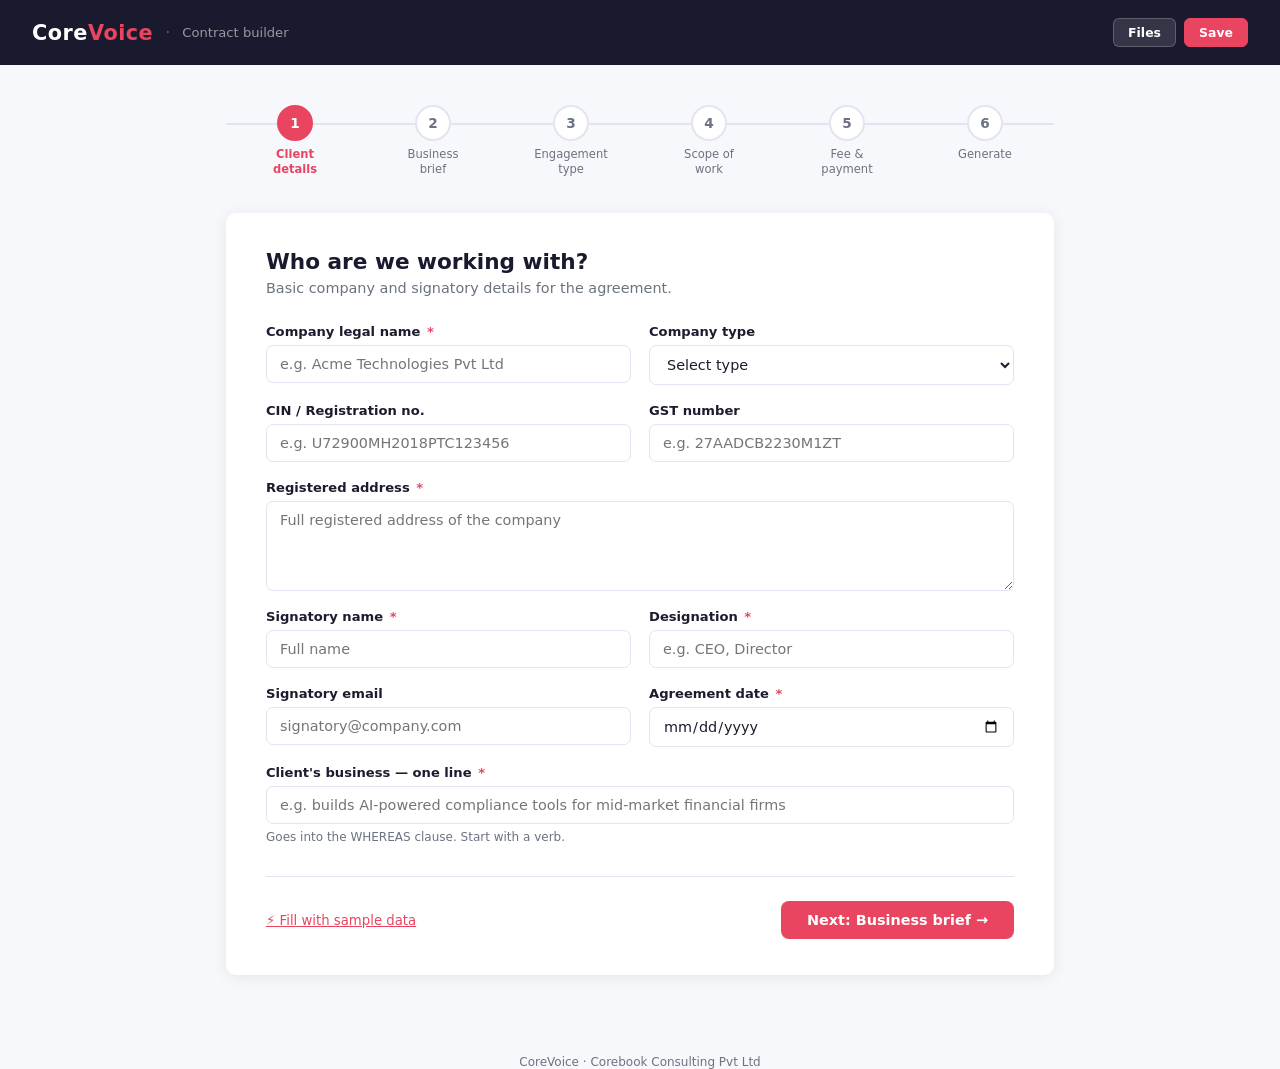
<file: index.html>
<!DOCTYPE html>
<html lang="en">
<head>
  <meta charset="UTF-8" />
  <meta name="viewport" content="width=device-width, initial-scale=1.0" />
  <title>CoreVoice — Contract Builder</title>
  <style>
    *, *::before, *::after { box-sizing: border-box; margin: 0; padding: 0; }

    :root {
      --brand:       #1a1a2e;
      --accent:      #e94560;
      --accent-light:#fde8ec;
      --bg:          #f7f8fc;
      --white:       #ffffff;
      --border:      #e2e5ef;
      --text:        #1c1c2e;
      --muted:       #6b7280;
      --step-done:   #10b981;
      --radius:      10px;
      --shadow:      0 2px 16px rgba(0,0,0,.08);
    }

    body {
      font-family: 'Segoe UI', system-ui, -apple-system, sans-serif;
      background: var(--bg);
      color: var(--text);
      min-height: 100vh;
    }

    /* ── Header ── */
    header {
      background: var(--brand);
      color: white;
      padding: 18px 32px;
      display: flex;
      align-items: center;
      gap: 12px;
    }
    header .logo       { font-size: 1.3rem; font-weight: 700; letter-spacing: .5px; }
    header .logo span  { color: var(--accent); }
    header .sep        { opacity: .3; }
    header .sub        { font-size: .82rem; opacity: .55; }
    header .header-actions { margin-left: auto; display: flex; gap: 8px; }
    .btn-header {
      background: rgba(255,255,255,.12); color: #fff; border: 1px solid rgba(255,255,255,.2);
      border-radius: 6px; padding: 6px 14px; font-size: .78rem; font-weight: 600;
      cursor: pointer; font-family: inherit; transition: background .15s;
    }
    .btn-header:hover { background: rgba(255,255,255,.22); }
    .btn-header.accent { background: var(--accent); border-color: var(--accent); }
    .btn-header.accent:hover { opacity: .88; }

    /* Drafts panel */
    .drafts-overlay {
      position: fixed; inset: 0; background: rgba(0,0,0,.35);
      z-index: 1000; display: flex; justify-content: flex-end;
    }
    .drafts-overlay.hidden { display: none; }
    .drafts-drawer {
      width: 380px; max-width: 100%; background: #fff;
      height: 100%; display: flex; flex-direction: column;
      box-shadow: -4px 0 24px rgba(0,0,0,.12);
    }
    .drafts-drawer-head {
      padding: 20px 24px; border-bottom: 1px solid var(--border);
      display: flex; align-items: center; justify-content: space-between;
      background: var(--brand); color: #fff;
    }
    .drafts-drawer-head span { font-weight: 700; font-size: .95rem; }
    .drafts-close { background: none; border: none; color: #fff; font-size: 1.2rem; cursor: pointer; opacity: .7; }
    .drafts-close:hover { opacity: 1; }
    .drafts-body { flex: 1; overflow-y: auto; padding: 16px; }
    .draft-item {
      border: 1px solid var(--border); border-radius: 8px; padding: 14px 16px;
      margin-bottom: 10px; cursor: pointer; transition: border-color .15s, box-shadow .15s;
      display: flex; align-items: center; gap: 12px;
    }
    .draft-item:hover { border-color: var(--accent); box-shadow: 0 2px 8px rgba(0,0,0,.06); }
    .draft-item-info { flex: 1; min-width: 0; }
    .draft-item-name { font-weight: 600; font-size: .88rem; color: var(--text); margin-bottom: 3px; white-space: nowrap; overflow: hidden; text-overflow: ellipsis; }
    .draft-item-date { font-size: .75rem; color: var(--muted); }
    .draft-delete {
      background: none; border: none; color: #d1d5db; font-size: 1rem;
      cursor: pointer; padding: 4px; border-radius: 4px; flex-shrink: 0;
    }
    .draft-delete:hover { color: #ef4444; background: #fef2f2; }
    .drafts-empty { text-align: center; padding: 48px 24px; color: var(--muted); font-size: .88rem; }

    /* Toast */
    .toast {
      position: fixed; bottom: 28px; left: 50%; transform: translateX(-50%);
      background: #1a1a2e; color: #fff; padding: 10px 20px;
      border-radius: 8px; font-size: .83rem; font-weight: 600;
      z-index: 2000; opacity: 0; transition: opacity .2s;
      pointer-events: none;
    }
    .toast.show { opacity: 1; }

    /* ── Layout ── */
    .wrapper { max-width: 860px; margin: 40px auto 80px; padding: 0 16px; }

    /* ── Stepper ── */
    .stepper {
      display: flex;
      align-items: flex-start;
      justify-content: space-between;
      margin-bottom: 36px;
      position: relative;
    }
    .stepper::before {
      content: '';
      position: absolute;
      top: 18px; left: 0; right: 0;
      height: 2px;
      background: var(--border);
      z-index: 0;
    }
    .step-item {
      display: flex; flex-direction: column; align-items: center;
      gap: 6px; flex: 1; position: relative; z-index: 1;
      cursor: pointer;
    }
    .step-item:hover .step-circle { border-color: var(--accent); color: var(--accent); }
    .step-item.active:hover .step-circle,
    .step-item.done:hover   .step-circle { opacity: .85; }
    .step-circle {
      width: 36px; height: 36px; border-radius: 50%;
      background: var(--white); border: 2px solid var(--border);
      display: flex; align-items: center; justify-content: center;
      font-size: .85rem; font-weight: 600; color: var(--muted);
      transition: all .25s;
    }
    .step-item.active .step-circle { background: var(--accent); border-color: var(--accent); color: white; }
    .step-item.done   .step-circle { background: var(--step-done); border-color: var(--step-done); color: white; }
    .step-label { font-size: .72rem; color: var(--muted); text-align: center; max-width: 80px; line-height: 1.3; }
    .step-item.active .step-label { color: var(--accent); font-weight: 600; }
    .step-item.done   .step-label { color: var(--step-done); }

    /* ── Card ── */
    .card { background: var(--white); border-radius: var(--radius); box-shadow: var(--shadow); padding: 36px 40px; }
    .card-title    { font-size: 1.35rem; font-weight: 700; color: var(--brand); margin-bottom: 6px; }
    .card-subtitle { font-size: .9rem; color: var(--muted); margin-bottom: 28px; }

    /* ── Form elements ── */
    .field-group        { display: grid; grid-template-columns: 1fr 1fr; gap: 18px; }
    .field-group.single { grid-template-columns: 1fr; }

    .field            { display: flex; flex-direction: column; gap: 6px; margin-bottom: 18px; }
    .field label      { font-size: .82rem; font-weight: 600; color: var(--text); }
    .field label .req { color: var(--accent); margin-left: 2px; }
    .field input, .field select, .field textarea {
      border: 1.5px solid var(--border); border-radius: 7px;
      padding: 10px 13px; font-size: .9rem; color: var(--text);
      outline: none; transition: border .2s; background: white; font-family: inherit;
    }
    .field input:focus, .field select:focus, .field textarea:focus { border-color: var(--accent); }
    .field textarea { resize: vertical; min-height: 90px; }
    .field .hint    { font-size: .75rem; color: var(--muted); }

    /* ── Section head ── */
    .section-head {
      font-size: .78rem; font-weight: 700; text-transform: uppercase;
      letter-spacing: .08em; color: var(--muted);
      margin: 24px 0 12px; padding-bottom: 6px; border-bottom: 1px solid var(--border);
    }

    /* ── Checkbox grid ── */
    .check-grid { display: grid; grid-template-columns: repeat(auto-fill, minmax(220px, 1fr)); gap: 10px; margin-bottom: 4px; }
    .check-item {
      display: flex; align-items: flex-start; gap: 9px;
      padding: 10px 12px; border: 1.5px solid var(--border);
      border-radius: 8px; cursor: pointer;
      transition: border .2s, background .2s;
      font-size: .85rem; line-height: 1.35;
    }
    .check-item:hover { border-color: var(--accent); background: var(--accent-light); }
    .check-item input[type="checkbox"] { margin-top: 2px; accent-color: var(--accent); flex-shrink: 0; }

    /* ── Engagement cards ── */
    .eng-grid { display: grid; grid-template-columns: repeat(auto-fill, minmax(230px, 1fr)); gap: 14px; margin-bottom: 8px; }
    .eng-card {
      border: 2px solid var(--border); border-radius: var(--radius);
      padding: 16px; cursor: pointer; transition: all .2s; position: relative;
    }
    .eng-card:hover    { border-color: var(--accent); box-shadow: 0 0 0 3px var(--accent-light); }
    .eng-card.selected { border-color: var(--accent); background: var(--accent-light); }
    .eng-card.suggested { border-color: #7c3aed; background: #f5f3ff; }
    .eng-card .eng-badges { display: flex; gap: 6px; flex-wrap: wrap; margin-bottom: 8px; }
    .eng-card .badge {
      display: inline-block; font-size: .67rem; font-weight: 600;
      padding: 2px 7px; border-radius: 20px;
      background: #e0e7ff; color: #3730a3;
    }
    .eng-card .badge.suggested-badge { background: #ede9fe; color: #7c3aed; }
    .eng-card .eng-title { font-weight: 700; font-size: .9rem; margin-bottom: 6px; }
    .eng-card .eng-desc  { font-size: .78rem; color: var(--muted); line-height: 1.4; }
    .eng-card .eng-triggers { font-size: .72rem; color: var(--muted); margin-top: 8px; font-style: italic; }
    .eng-card.selected::after {
      content: '✓'; position: absolute; top: 10px; right: 12px;
      color: var(--accent); font-weight: 700;
    }

    /* ── Output cards ── */
    .output-grid { display: grid; grid-template-columns: 1fr 1fr; gap: 18px; margin-bottom: 24px; }
    .output-card {
      border: 2px solid var(--border); border-radius: var(--radius);
      padding: 22px; cursor: pointer; transition: all .2s;
    }
    .output-card:hover    { border-color: var(--accent); }
    .output-card.selected { border-color: var(--accent); background: var(--accent-light); }
    .output-card .out-tag  { font-size: .7rem; font-weight: 700; text-transform: uppercase; letter-spacing: .08em; color: var(--muted); margin-bottom: 8px; }
    .output-card .out-title{ font-weight: 700; font-size: 1rem; margin-bottom: 6px; }
    .output-card .out-desc { font-size: .8rem; color: var(--muted); line-height: 1.45; margin-bottom: 14px; }
    .output-card .out-btn  {
      display: inline-block; padding: 9px 18px;
      background: var(--accent); color: white;
      border-radius: 7px; font-size: .82rem; font-weight: 600;
      border: none; cursor: pointer; font-family: inherit;
    }
    .output-card.selected .out-btn { background: var(--brand); }

    /* ── Radio pills ── */
    .radio-group { display: flex; gap: 12px; flex-wrap: wrap; margin-bottom: 18px; }
    .radio-pill {
      display: flex; align-items: center; gap: 7px;
      padding: 9px 16px; border: 1.5px solid var(--border);
      border-radius: 30px; cursor: pointer;
      font-size: .85rem; font-weight: 500; transition: all .2s;
    }
    .radio-pill:hover  { border-color: var(--accent); }
    .radio-pill input  { accent-color: var(--accent); }
    .radio-pill.active { border-color: var(--accent); background: var(--accent-light); color: var(--accent); }

    /* ── Message box ── */
    .msg-box { border: 1.5px solid var(--border); border-radius: var(--radius); padding: 20px; background: #fafafa; margin-bottom: 20px; }
    .msg-box textarea { width: 100%; border: none; background: transparent; font-size: .9rem; color: var(--text); resize: vertical; min-height: 140px; outline: none; font-family: inherit; line-height: 1.65; }
    .msg-meta { display: flex; gap: 14px; flex-wrap: wrap; margin-top: 10px; padding-top: 10px; border-top: 1px solid var(--border); }
    .msg-meta input { border: 1px solid var(--border); border-radius: 6px; padding: 6px 10px; font-size: .82rem; flex: 1; min-width: 140px; outline: none; }
    .msg-meta input:focus { border-color: var(--accent); }

    /* ── Nav row ── */
    .nav-row { display: flex; justify-content: space-between; align-items: center; margin-top: 32px; padding-top: 24px; border-top: 1px solid var(--border); }
    .btn         { padding: 11px 26px; border-radius: 8px; font-size: .9rem; font-weight: 600; cursor: pointer; border: none; transition: all .2s; font-family: inherit; }
    .btn-primary { background: var(--accent); color: white; }
    .btn-primary:hover { background: #c73652; }
    .btn-secondary { background: var(--white); color: var(--text); border: 1.5px solid var(--border); }
    .btn-secondary:hover { border-color: var(--accent); color: var(--accent); }
    .btn-ghost { background: none; border: none; color: var(--accent); font-size: .83rem; cursor: pointer; padding: 6px 0; text-decoration: underline; font-family: inherit; }

    /* ── Utility ── */
    .hidden { display: none !important; }
    .mt-4   { margin-top: 16px; }
    .text-muted { color: var(--muted); font-size: .83rem; }

    /* ── Footer ── */
    .page-footer { text-align: center; margin-top: 48px; font-size: .75rem; color: var(--muted); }

    /* ── Responsive ── */
    @media (max-width: 640px) {
      .card { padding: 24px 18px; }
      .field-group { grid-template-columns: 1fr; }
      .output-grid { grid-template-columns: 1fr; }
      .stepper { gap: 4px; }
      .step-label { font-size: .65rem; max-width: 60px; }
    }
  </style>
</head>
<body>

<header>
  <div class="logo">Core<span>Voice</span></div>
  <span class="sep">·</span>
  <span class="sub">Contract builder</span>
  <div class="header-actions">
    <button class="btn-header" onclick="openDraftsPanel()">Files</button>
    <button class="btn-header accent" onclick="saveDraft()">Save</button>
  </div>
</header>

<!-- Drafts panel -->
<div class="drafts-overlay hidden" id="draftsOverlay" onclick="if(event.target===this)closeDraftsPanel()">
  <div class="drafts-drawer">
    <div class="drafts-drawer-head">
      <span>Files</span>
      <button class="drafts-close" onclick="closeDraftsPanel()">✕</button>
    </div>
    <div class="drafts-body" id="draftsList"></div>
  </div>
</div>

<!-- Toast -->
<div class="toast" id="toast"></div>

<div class="wrapper">

  <!-- Stepper -->
  <div class="stepper" id="stepper">
    <div class="step-item active" data-step="1" onclick="goTo(1)"><div class="step-circle">1</div><div class="step-label">Client details</div></div>
    <div class="step-item"        data-step="2" onclick="goTo(2)"><div class="step-circle">2</div><div class="step-label">Business brief</div></div>
    <div class="step-item"        data-step="3" onclick="goTo(3)"><div class="step-circle">3</div><div class="step-label">Engagement type</div></div>
    <div class="step-item"        data-step="4" onclick="goTo(4)"><div class="step-circle">4</div><div class="step-label">Scope of work</div></div>
    <div class="step-item"        data-step="5" onclick="goTo(5)"><div class="step-circle">5</div><div class="step-label">Fee &amp; payment</div></div>
    <div class="step-item"        data-step="6" onclick="goTo(6)"><div class="step-circle">6</div><div class="step-label">Generate</div></div>
  </div>

  <!-- ═══════════ STEP 1 — Client Details ═══════════ -->
  <div class="card" id="step1">
    <div class="card-title">Who are we working with?</div>
    <div class="card-subtitle">Basic company and signatory details for the agreement.</div>

    <div class="field-group">
      <div class="field">
        <label>Company legal name <span class="req">*</span></label>
        <input type="text" id="companyName" placeholder="e.g. Acme Technologies Pvt Ltd" />
      </div>
      <div class="field">
        <label>Company type</label>
        <select id="companyType">
          <option value="">Select type</option>
          <option>Private Limited</option>
          <option>LLP</option>
          <option>Inc (Delaware)</option>
          <option>Ltd (UK)</option>
          <option>Other</option>
        </select>
      </div>
    </div>

    <div class="field-group">
      <div class="field">
        <label>CIN / Registration no.</label>
        <input type="text" id="cin" placeholder="e.g. U72900MH2018PTC123456" />
      </div>
      <div class="field">
        <label>GST number</label>
        <input type="text" id="gst" placeholder="e.g. 27AADCB2230M1ZT" />
      </div>
    </div>

    <div class="field">
      <label>Registered address <span class="req">*</span></label>
      <textarea id="address" placeholder="Full registered address of the company"></textarea>
    </div>

    <div class="field-group">
      <div class="field">
        <label>Signatory name <span class="req">*</span></label>
        <input type="text" id="signatoryName" placeholder="Full name" />
      </div>
      <div class="field">
        <label>Designation <span class="req">*</span></label>
        <input type="text" id="designation" placeholder="e.g. CEO, Director" />
      </div>
    </div>

    <div class="field-group">
      <div class="field">
        <label>Signatory email</label>
        <input type="email" id="signatoryEmail" placeholder="signatory@company.com" />
      </div>
      <div class="field">
        <label>Agreement date <span class="req">*</span></label>
        <input type="date" id="agreementDate" />
      </div>
    </div>

    <div class="field">
      <label>Client's business — one line <span class="req">*</span></label>
      <input type="text" id="bizDescription" placeholder="e.g. builds AI-powered compliance tools for mid-market financial firms" />
      <span class="hint">Goes into the WHEREAS clause. Start with a verb.</span>
    </div>

    <div class="nav-row">
      <button class="btn-ghost" onclick="fillSampleData()">⚡ Fill with sample data</button>
      <button class="btn btn-primary" onclick="goTo(2)">Next: Business brief →</button>
    </div>
  </div>

  <!-- ═══════════ STEP 2 — Business Brief ═══════════ -->
  <div class="card hidden" id="step2">
    <div class="card-title">What did the client say?</div>
    <div class="card-subtitle">Capture the conversation. This shapes the engagement recommendation and appears in the proposal.</div>

    <div class="field">
      <label>What did the client say? <span class="req">*</span></label>
      <textarea id="clientSaid" placeholder="A few lines is fine. This will appear in the proposal under 'What we heard from you.'" style="min-height:120px;"></textarea>
    </div>

    <div class="section-head">Team &amp; capacity</div>
    <div class="check-grid">
      <label class="check-item"><input type="checkbox" class="trigger" value="No marketing function in place" /> No marketing function in place</label>
      <label class="check-item"><input type="checkbox" class="trigger" value="Founding team doing marketing themselves" /> Founding team doing marketing themselves</label>
      <label class="check-item"><input type="checkbox" class="trigger" value="Post-fundraise, ready to scale output" /> Post-fundraise, ready to scale output</label>
      <label class="check-item"><input type="checkbox" class="trigger" value="One goal, not ongoing work" /> One goal, not ongoing work</label>
      <label class="check-item"><input type="checkbox" class="trigger" value="Budget and deadline already defined" /> Budget and deadline already defined</label>
      <label class="check-item"><input type="checkbox" class="trigger" value="Specific metric needs to move" /> Specific metric needs to move</label>
    </div>

    <div class="section-head">Content &amp; visibility</div>
    <div class="check-grid">
      <label class="check-item"><input type="checkbox" class="trigger" value="Need to reduce friction in sales" /> Need to reduce friction in sales</label>
      <label class="check-item"><input type="checkbox" class="trigger" value="Long product cycle, need visibility" /> Long product cycle, need visibility</label>
      <label class="check-item"><input type="checkbox" class="trigger" value="Want to own category narrative" /> Want to own category narrative</label>
      <label class="check-item"><input type="checkbox" class="trigger" value="Product is hard to explain" /> Product is hard to explain</label>
      <label class="check-item"><input type="checkbox" class="trigger" value="No video assets currently exist" /> No video assets currently exist</label>
      <label class="check-item"><input type="checkbox" class="trigger" value="Sales team lacks supporting material" /> Sales team lacks supporting material</label>
    </div>

    <div class="section-head">Brand &amp; GTM</div>
    <div class="check-grid">
      <label class="check-item"><input type="checkbox" class="trigger" value="First time going to market" /> First time going to market</label>
      <label class="check-item"><input type="checkbox" class="trigger" value="New product line launching soon" /> New product line launching soon</label>
      <label class="check-item"><input type="checkbox" class="trigger" value="Post-pivot, need fresh positioning" /> Post-pivot, need fresh positioning</label>
      <label class="check-item"><input type="checkbox" class="trigger" value="Sales needs a renewed vibe" /> Sales needs a renewed vibe</label>
      <label class="check-item"><input type="checkbox" class="trigger" value="Entering new market or segment" /> Entering new market or segment</label>
      <label class="check-item"><input type="checkbox" class="trigger" value="Preparing for fundraise or event" /> Preparing for fundraise or event</label>
    </div>

    <div class="section-head">Fundraising</div>
    <div class="check-grid">
      <label class="check-item"><input type="checkbox" class="trigger" value="Round opening in 1–3 months" /> Round opening in 1–3 months</label>
      <label class="check-item"><input type="checkbox" class="trigger" value="Pitch materials outdated or inconsistent" /> Pitch materials outdated or inconsistent</label>
      <label class="check-item"><input type="checkbox" class="trigger" value="New investors seeing you first time" /> New investors seeing you first time</label>
    </div>

    <div class="nav-row">
      <button class="btn btn-secondary" onclick="goTo(1)">← Back</button>
      <button class="btn btn-primary" onclick="goTo(3)">Next: Engagement type →</button>
    </div>
  </div>

  <!-- ═══════════ STEP 3 — Engagement Type ═══════════ -->
  <div class="card hidden" id="step3">
    <div class="card-title">Select the type of engagement.</div>
    <div class="card-subtitle">Services will be pre-selected based on your choice.</div>

    <div class="eng-grid">

      <div class="eng-card" data-eng="full-retainer" onclick="selectEng(this)">
        <div class="eng-badges"><span class="badge">Retainership</span><span class="badge">Ongoing</span></div>
        <div class="eng-title">Full-stack retainer</div>
        <div class="eng-desc">Strategy, content, and marketing ops — all three running together on an ongoing basis. We operate as an external marketing team, shared across functions.</div>
        <div class="eng-triggers">No marketing function in place · Founding team doing marketing themselves · Post-fundraise, ready to scale output</div>
      </div>

      <div class="eng-card" data-eng="outcome-retainer" onclick="selectEng(this)">
        <div class="eng-badges"><span class="badge">Retainership</span><span class="badge">Time-boxed</span></div>
        <div class="eng-title">Outcome-focused retainer</div>
        <div class="eng-desc">A time-boxed engagement built around a specific goal. We define the target and the window together, then design and run whatever's needed to get there.</div>
        <div class="eng-triggers">Specific metric needs to move · Budget and deadline already defined · One goal, not ongoing work</div>
      </div>

      <div class="eng-card" data-eng="content-retainer" onclick="selectEng(this)">
        <div class="eng-badges"><span class="badge">Retainership</span><span class="badge">Ongoing</span><span class="badge">Project · 1 quarter</span></div>
        <div class="eng-title">Content retainer</div>
        <div class="eng-desc">Ongoing production of content assets — video, written, founder-led, or AI-optimised. Built to accumulate and compound over time.</div>
        <div class="eng-triggers">Need to reduce friction in sales · Long product cycle, need visibility · Want to own category narrative</div>
      </div>

      <div class="eng-card" data-eng="new-gtm" onclick="selectEng(this)">
        <div class="eng-badges"><span class="badge">Project</span><span class="badge">1 quarter</span></div>
        <div class="eng-title">New product GTM</div>
        <div class="eng-desc">Positioning, identity, website, and a full sales kit — deck, video, technical brochure. Optional press outreach. For companies launching for the first time or after a pivot.</div>
        <div class="eng-triggers">First time going to market · New product line launching soon · Post-pivot, need fresh positioning</div>
      </div>

      <div class="eng-card" data-eng="gtm-relaunch" onclick="selectEng(this)">
        <div class="eng-badges"><span class="badge">Project</span><span class="badge">1 quarter</span></div>
        <div class="eng-title">GTM relaunch</div>
        <div class="eng-desc">Visual refresh of existing brand artefacts, updated website, updated sales kit — deck, video, technical brochure. Optional booth redesign and press outreach.</div>
        <div class="eng-triggers">Sales needs a renewed vibe · Entering new market or segment · Preparing for fundraise or event</div>
      </div>

      <div class="eng-card" data-eng="fundraising" onclick="selectEng(this)">
        <div class="eng-badges"><span class="badge">Project</span><span class="badge">1 quarter</span></div>
        <div class="eng-title">Fundraising comms</div>
        <div class="eng-desc">Narrative clean-up, pitch deck, and website tightening for startups heading into a funding round.</div>
        <div class="eng-triggers">Round opening in 1–3 months · Pitch materials outdated or inconsistent · New investors seeing you first time</div>
      </div>

      <div class="eng-card" data-eng="sales-video" onclick="selectEng(this)">
        <div class="eng-badges"><span class="badge">Project</span></div>
        <div class="eng-title">Sales video series</div>
        <div class="eng-desc">3–5 videos — product explainers, testimonials, or use-case demos — built specifically for sales enablement.</div>
        <div class="eng-triggers">Product is hard to explain · No video assets currently exist · Sales team lacks supporting material</div>
      </div>

      <div class="eng-card" data-eng="custom" onclick="selectEng(this)">
        <div class="eng-badges"><span class="badge">Custom</span><span class="badge">Flexible</span></div>
        <div class="eng-title">Custom scope</div>
        <div class="eng-desc">Define your own scope from scratch.</div>
      </div>

    </div>

    <div class="field-group mt-4">
      <div class="field">
        <label>Duration <span class="req">*</span></label>
        <select id="duration">
          <option value="">Select duration</option>
          <option>1 month</option>
          <option>2 months</option>
          <option>3 months</option>
          <option>6 months</option>
          <option>12 months</option>
          <option>Ongoing</option>
          <option>Custom</option>
        </select>
      </div>
      <div class="field">
        <label>Effective from</label>
        <input type="date" id="effectiveDate" />
      </div>
    </div>

    <div class="nav-row">
      <button class="btn btn-secondary" onclick="goTo(2)">← Back</button>
      <button class="btn btn-primary" onclick="goTo(4)">Next: Scope of work →</button>
    </div>
  </div>

  <!-- ═══════════ STEP 4 — Scope of Work ═══════════ -->
  <div class="card hidden" id="step4">
    <div class="card-title">Scope of work</div>
    <div class="card-subtitle">Set the objective and select services for Annexure A.</div>

    <div class="field">
      <label>Marketing objective <span class="req">*</span></label>
      <textarea id="objective" placeholder="What does the client want to achieve?"></textarea>
    </div>

    <div class="field">
      <label>Custom scope note <span class="text-muted">(optional)</span></label>
      <input type="text" id="customScope" placeholder="Use this if the scope doesn't fit neatly into the checkboxes below" />
    </div>

    <div class="section-head">Strategy</div>
    <div class="check-grid" id="strategyChecks">
      <label class="check-item"><input type="checkbox" class="scope" value="Positioning &amp; communication" /> Positioning &amp; communication</label>
      <label class="check-item"><input type="checkbox" class="scope" value="Marketing strategy" /> Marketing strategy</label>
      <label class="check-item"><input type="checkbox" class="scope" value="CMO office — goals &amp; reporting" /> CMO office — goals &amp; reporting</label>
      <label class="check-item"><input type="checkbox" class="scope" value="GTM &amp; launch strategy" /> GTM &amp; launch strategy</label>
      <label class="check-item"><input type="checkbox" class="scope" value="Customer &amp; competitive research" /> Customer &amp; competitive research</label>
      <label class="check-item"><input type="checkbox" class="scope" value="Budget &amp; resource planning" /> Budget &amp; resource planning</label>
      <label class="check-item"><input type="checkbox" class="scope" value="Growth experiment framework" /> Growth experiment framework</label>
      <label class="check-item"><input type="checkbox" class="scope" value="Investor narrative framework" /> Investor narrative framework</label>
      <label class="check-item"><input type="checkbox" class="scope" value="Content &amp; editorial strategy" /> Content &amp; editorial strategy</label>
      <label class="check-item"><input type="checkbox" class="scope" value="Founder personal brand strategy" /> Founder personal brand strategy</label>
      <label class="check-item"><input type="checkbox" class="scope" value="SEO, AEO &amp; AI visibility strategy" /> SEO, AEO &amp; AI visibility strategy</label>
    </div>

    <div class="section-head">Content</div>
    <div class="check-grid" id="contentChecks">
      <label class="check-item"><input type="checkbox" class="scope" value="Website design" /> Website design</label>
      <label class="check-item"><input type="checkbox" class="scope" value="Logo &amp; visual system" /> Logo &amp; visual system</label>
      <label class="check-item"><input type="checkbox" class="scope" value="Brand guide" /> Brand guide</label>
      <label class="check-item"><input type="checkbox" class="scope" value="Social posts — text, image, carousels" /> Social posts — text, image, carousels</label>
      <label class="check-item"><input type="checkbox" class="scope" value="Reels, shorts &amp; social video" /> Reels, shorts &amp; social video</label>
      <label class="check-item"><input type="checkbox" class="scope" value="Long-form video" /> Long-form video</label>
      <label class="check-item"><input type="checkbox" class="scope" value="SEO blogs &amp; newsletters" /> SEO blogs &amp; newsletters</label>
      <label class="check-item"><input type="checkbox" class="scope" value="Ad creatives — static &amp; video" /> Ad creatives — static &amp; video</label>
      <label class="check-item"><input type="checkbox" class="scope" value="Sales decks &amp; presentations" /> Sales decks &amp; presentations</label>
      <label class="check-item"><input type="checkbox" class="scope" value="Testimonial &amp; case study videos" /> Testimonial &amp; case study videos</label>
      <label class="check-item"><input type="checkbox" class="scope" value="Product explainers &amp; guides" /> Product explainers &amp; guides</label>
      <label class="check-item"><input type="checkbox" class="scope" value="Event &amp; booth collateral" /> Event &amp; booth collateral</label>
      <label class="check-item"><input type="checkbox" class="scope" value="Pitch deck" /> Pitch deck</label>
      <label class="check-item"><input type="checkbox" class="scope" value="One-pager &amp; exec summary" /> One-pager &amp; exec summary</label>
      <label class="check-item"><input type="checkbox" class="scope" value="Thought leadership articles" /> Thought leadership articles</label>
      <label class="check-item"><input type="checkbox" class="scope" value="AI knowledge hub build" /> AI knowledge hub build</label>
    </div>

    <div class="section-head">Marketing ops</div>
    <div class="check-grid" id="opsChecks">
      <label class="check-item"><input type="checkbox" class="scope" value="Social media management" /> Social media management</label>
      <label class="check-item"><input type="checkbox" class="scope" value="Paid ads — Google, Meta, LinkedIn" /> Paid ads — Google, Meta, LinkedIn</label>
      <label class="check-item"><input type="checkbox" class="scope" value="SEO + AEO execution" /> SEO + AEO execution</label>
      <label class="check-item"><input type="checkbox" class="scope" value="ABM — account research &amp; outreach" /> ABM — account research &amp; outreach</label>
      <label class="check-item"><input type="checkbox" class="scope" value="Campaign &amp; event execution" /> Campaign &amp; event execution</label>
      <label class="check-item"><input type="checkbox" class="scope" value="Event planning &amp; marketing" /> Event planning &amp; marketing</label>
      <label class="check-item"><input type="checkbox" class="scope" value="Community &amp; audience building" /> Community &amp; audience building</label>
      <label class="check-item"><input type="checkbox" class="scope" value="Stakeholder communications" /> Stakeholder communications</label>
      <label class="check-item"><input type="checkbox" class="scope" value="Marketing automation &amp; CRM" /> Marketing automation &amp; CRM</label>
      <label class="check-item"><input type="checkbox" class="scope" value="Performance tracking &amp; dashboards" /> Performance tracking &amp; dashboards</label>
      <label class="check-item"><input type="checkbox" class="scope" value="Reporting &amp; dashboard setup" /> Reporting &amp; dashboard setup</label>
      <label class="check-item"><input type="checkbox" class="scope" value="AEO site architecture &amp; schema" /> AEO site architecture &amp; schema</label>
    </div>

    <div class="section-head">Governance cadence</div>
    <div class="radio-group" id="cadenceGroup">
      <label class="radio-pill" onclick="selectPill(this, 'cadenceGroup')"><input type="radio" name="cadence" value="weekly" /> Weekly</label>
      <label class="radio-pill" onclick="selectPill(this, 'cadenceGroup')"><input type="radio" name="cadence" value="monthly" /> Monthly review</label>
      <label class="radio-pill" onclick="selectPill(this, 'cadenceGroup')"><input type="radio" name="cadence" value="quarterly" /> Quarterly review</label>
    </div>

    <div class="field">
      <label>Additional scope notes <span class="text-muted">(optional)</span></label>
      <input type="text" id="additionalScope" placeholder="Any exclusions, assumptions, or nuances" />
    </div>

    <div class="nav-row">
      <button class="btn btn-secondary" onclick="goTo(3)">← Back</button>
      <button class="btn btn-primary" onclick="goTo(5)">Next: Fee &amp; payment →</button>
    </div>
  </div>

  <!-- ═══════════ STEP 5 — Fee & Payment ═══════════ -->
  <div class="card hidden" id="step5">
    <div class="card-title">Fee &amp; payment</div>
    <div class="card-subtitle">This will populate Annexure B.</div>

    <div class="section-head">Currency</div>
    <div class="radio-group" id="currencyGroup">
      <label class="radio-pill active" onclick="selectPill(this, 'currencyGroup')"><input type="radio" name="currency" value="INR" checked /> ₹ INR</label>
      <label class="radio-pill"        onclick="selectPill(this, 'currencyGroup')"><input type="radio" name="currency" value="USD" /> $ USD</label>
    </div>

    <div class="section-head">Fee structure</div>
    <div class="radio-group" id="feeGroup">
      <label class="radio-pill" onclick="selectPill(this, 'feeGroup'); showFeeFields('retainer')"><input type="radio" name="feeType" value="retainer" /> Monthly retainer</label>
      <label class="radio-pill" onclick="selectPill(this, 'feeGroup'); showFeeFields('fixed')"><input type="radio" name="feeType" value="fixed" /> Fixed project fee</label>
      <label class="radio-pill" onclick="selectPill(this, 'feeGroup'); showFeeFields('milestone')"><input type="radio" name="feeType" value="milestone" /> Milestone-based</label>
    </div>

    <!-- Monthly retainer -->
    <div id="retainerFields" class="hidden">
      <div class="field-group">
        <div class="field">
          <label>Monthly fee <span class="req">*</span></label>
          <input type="number" id="monthlyFee" placeholder="excl. GST" />
        </div>
        <div class="field">
          <label>Duration</label>
          <select id="retainerDuration">
            <option value="">Select</option>
            <option>3 months</option>
            <option>6 months</option>
            <option>12 months</option>
            <option>Ongoing</option>
          </select>
        </div>
      </div>
      <div class="field">
        <label>Payment terms</label>
        <div class="radio-group" id="retainerTermsGroup">
          <label class="radio-pill" onclick="selectPill(this,'retainerTermsGroup')"><input type="radio" name="retainerTerms" value="Net 15" /> Net 15</label>
          <label class="radio-pill" onclick="selectPill(this,'retainerTermsGroup')"><input type="radio" name="retainerTerms" value="Net 30" /> Net 30</label>
          <label class="radio-pill" onclick="selectPill(this,'retainerTermsGroup')"><input type="radio" name="retainerTerms" value="Advance" /> Advance</label>
        </div>
      </div>
    </div>

    <!-- Fixed project fee -->
    <div id="fixedFields" class="hidden">
      <div class="field-group">
        <div class="field">
          <label>Total fixed fee <span class="req">*</span></label>
          <input type="number" id="totalFee" placeholder="excl. GST" />
        </div>
        <div class="field">
          <label>Advance amount</label>
          <input type="number" id="fixedAdvance" placeholder="e.g. 250000" />
        </div>
      </div>
      <div class="field">
        <label>Payment terms</label>
        <div class="radio-group" id="fixedTermsGroup">
          <label class="radio-pill" onclick="selectPill(this,'fixedTermsGroup')"><input type="radio" name="fixedTerms" value="Net 15" /> Net 15</label>
          <label class="radio-pill" onclick="selectPill(this,'fixedTermsGroup')"><input type="radio" name="fixedTerms" value="Net 30" /> Net 30</label>
        </div>
      </div>
    </div>

    <!-- Milestone-based -->
    <div id="milestoneFields" class="hidden">
      <div class="field">
        <label>Milestone payment schedule <span class="req">*</span></label>
        <textarea id="milestoneSchedule" placeholder="e.g.&#10;Milestone 1 — Kickoff &amp; strategy: ₹1,00,000&#10;Milestone 2 — Mid-delivery review: ₹1,50,000&#10;Milestone 3 — Final delivery: ₹1,00,000"></textarea>
      </div>
    </div>

    <div class="section-head">Out-of-pocket expenses</div>
    <div class="radio-group" id="expenseGroup">
      <label class="radio-pill" onclick="selectPill(this, 'expenseGroup')"><input type="radio" name="expenses" value="preapproved" /> Pre-approved and submitted for reimbursement</label>
      <label class="radio-pill" onclick="selectPill(this, 'expenseGroup')"><input type="radio" name="expenses" value="casebycasetools" /> AI/SaaS tools not reimbursed; media/travel pre-approved case-by-case</label>
      <label class="radio-pill" onclick="selectPill(this, 'expenseGroup')"><input type="radio" name="expenses" value="none" /> No OPE reimbursement</label>
    </div>

    <div class="field">
      <label>Additional payment notes <span class="text-muted">(optional)</span></label>
      <input type="text" id="paymentNotes" placeholder="Any additional payment conditions or notes" />
    </div>

    <div class="nav-row">
      <button class="btn btn-secondary" onclick="goTo(4)">← Back</button>
      <button class="btn btn-primary" onclick="goTo(6)">Next: Generate →</button>
    </div>
  </div>

  <!-- ═══════════ STEP 6 — Generate Document ═══════════ -->
  <div class="card hidden" id="step6">
    <div class="card-title">Generate document</div>
    <div class="card-subtitle">Choose what you'd like to produce. Both use the same inputs you've just filled in.</div>

    <div class="section-head">Message from CV team</div>
    <p class="text-muted" style="margin-bottom:12px;">Editable — appears at the top of the proposal.</p>
    <div class="msg-box">
      <textarea id="msgBody">Hi [first name],

Thanks for the conversation — it's clear you're building something that matters, and we'd love to be part of it.

What we do best is take the marketing off your plate in a way that actually feels like an extension of your team, not an agency relationship.

This proposal outlines what we'd recommend, what's in scope, and what it costs. It's a starting point — if anything needs adjusting, just say so.</textarea>
      <div class="msg-meta">
        <input type="text" id="senderName" placeholder="Sender name" />
        <input type="text" id="senderTitle" placeholder="Sender title" />
        <input type="email" id="senderEmail" placeholder="Sender email" />
      </div>
    </div>

    <div class="output-grid">
      <div class="output-card" onclick="selectOutput(this, 'proposal')">
        <div class="out-tag">Send before signing</div>
        <div class="out-title">Proposal</div>
        <div class="out-desc">Warm, conversational. Personal note, recommended engagement, scope, fee, and next steps. No legal language.</div>
        <button class="out-btn" onclick="event.stopPropagation(); selectOutput(this.closest('.output-card'), 'proposal'); generateDocument()">Generate proposal →</button>
      </div>
      <div class="output-card" onclick="selectOutput(this, 'contract')">
        <div class="out-tag">Ready to sign</div>
        <div class="out-title">Contract</div>
        <div class="out-desc">Full legal agreement with all clauses, Annexure A scope, Annexure B fee terms, and Annexure C NDA.</div>
        <button class="out-btn" onclick="event.stopPropagation(); selectOutput(this.closest('.output-card'), 'contract'); generateDocument()">Generate contract →</button>
      </div>
    </div>

    <div class="nav-row">
      <button class="btn btn-secondary" onclick="goTo(5)">← Back to fee</button>
      <div></div>
    </div>
  </div>

</div><!-- /wrapper -->

<footer class="page-footer">CoreVoice &middot; Corebook Consulting Pvt Ltd</footer>

<script>
  let currentStep = 1;
  let selectedEng    = null;
  let selectedOutput = null;

  /* ── Trigger → engagement mapping ───────── */
  const TRIGGER_MAP = {
    'No marketing function in place':           'full-retainer',
    'Founding team doing marketing themselves':  'full-retainer',
    'Post-fundraise, ready to scale output':     'full-retainer',
    'Specific metric needs to move':             'outcome-retainer',
    'Budget and deadline already defined':       'outcome-retainer',
    'One goal, not ongoing work':                'outcome-retainer',
    'Need to reduce friction in sales':          'content-retainer',
    'Long product cycle, need visibility':       'content-retainer',
    'Want to own category narrative':            'content-retainer',
    'Product is hard to explain':                'sales-video',
    'No video assets currently exist':           'sales-video',
    'Sales team lacks supporting material':      'sales-video',
    'First time going to market':                'new-gtm',
    'New product line launching soon':           'new-gtm',
    'Post-pivot, need fresh positioning':        'new-gtm',
    'Sales needs a renewed vibe':                'gtm-relaunch',
    'Entering new market or segment':            'gtm-relaunch',
    'Preparing for fundraise or event':          'gtm-relaunch',
    'Round opening in 1–3 months':          'fundraising',
    'Pitch materials outdated or inconsistent':  'fundraising',
    'New investors seeing you first time':       'fundraising',
  };

  /* ── Scope presets per engagement type ───── */
  const SCOPE_PRESETS = {
    'full-retainer': [
      'Positioning & communication', 'Marketing strategy', 'CMO office — goals & reporting', 'Content & editorial strategy',
      'Social posts — text, image, carousels', 'SEO blogs & newsletters',
      'Social media management', 'Performance tracking & dashboards', 'Reporting & dashboard setup'
    ],
    'outcome-retainer': [
      'Marketing strategy', 'CMO office — goals & reporting', 'Growth experiment framework',
      'Performance tracking & dashboards', 'Reporting & dashboard setup'
    ],
    'content-retainer': [
      'Content & editorial strategy',
      'Social posts — text, image, carousels', 'Reels, shorts & social video', 'SEO blogs & newsletters',
      'Social media management'
    ],
    'new-gtm': [
      'Positioning & communication', 'GTM & launch strategy',
      'Website design', 'Logo & visual system', 'Brand guide', 'Sales decks & presentations', 'Product explainers & guides'
    ],
    'gtm-relaunch': [
      'Positioning & communication', 'GTM & launch strategy',
      'Website design', 'Brand guide', 'Sales decks & presentations'
    ],
    'fundraising': [
      'Investor narrative framework',
      'Pitch deck', 'One-pager & exec summary'
    ],
    'sales-video': [
      'Reels, shorts & social video', 'Long-form video', 'Testimonial & case study videos', 'Product explainers & guides'
    ],
    'custom': []
  };

  /* ── Navigation ──────────────────────────── */
  function goTo(step) {
    document.getElementById('step' + currentStep).classList.add('hidden');
    document.getElementById('step' + step).classList.remove('hidden');

    document.querySelectorAll('.step-item').forEach(item => {
      const s = parseInt(item.dataset.step);
      item.classList.remove('active', 'done');
      if (s < step) item.classList.add('done');
      if (s === step) item.classList.add('active');
    });

    if (step === 3) highlightSuggested();

    currentStep = step;
    window.scrollTo({ top: 0, behavior: 'smooth' });
  }

  /* ── Highlight suggested engagement types ── */
  function highlightSuggested() {
    const counts = {};
    document.querySelectorAll('.trigger:checked').forEach(cb => {
      const eng = TRIGGER_MAP[cb.value];
      if (eng) counts[eng] = (counts[eng] || 0) + 1;
    });

    const maxCount = Math.max(0, ...Object.values(counts));

    document.querySelectorAll('.eng-card').forEach(card => {
      card.classList.remove('suggested');
      // Remove any existing suggested badge
      const existing = card.querySelector('.suggested-badge');
      if (existing) existing.remove();

      if (!card.classList.contains('selected') && maxCount > 0 && counts[card.dataset.eng] === maxCount) {
        card.classList.add('suggested');
        const badge = document.createElement('span');
        badge.className = 'badge suggested-badge';
        badge.textContent = '✦ Suggested';
        card.querySelector('.eng-badges').prepend(badge);
      }
    });
  }

  /* ── Select engagement card ──────────────── */
  function selectEng(card) {
    document.querySelectorAll('.eng-card').forEach(c => {
      c.classList.remove('selected');
      const sb = c.querySelector('.suggested-badge');
      if (sb && !c.classList.contains('suggested')) sb.remove();
    });
    card.classList.add('selected');
    selectedEng = card.dataset.eng;

    // Pre-select scope checkboxes
    const preset = SCOPE_PRESETS[selectedEng] || [];
    document.querySelectorAll('.scope').forEach(cb => {
      cb.checked = preset.includes(cb.value);
    });
  }

  /* ── Select output card ──────────────────── */
  function selectOutput(card, type) {
    document.querySelectorAll('.output-card').forEach(c => c.classList.remove('selected'));
    card.classList.add('selected');
    selectedOutput = type;
  }

  /* ── Radio pill styling ──────────────────── */
  function selectPill(pill, groupId) {
    document.getElementById(groupId).querySelectorAll('.radio-pill').forEach(p => p.classList.remove('active'));
    pill.classList.add('active');
  }

  /* ── Fee structure toggle ────────────────── */
  function showFeeFields(type) {
    ['retainerFields', 'fixedFields', 'milestoneFields'].forEach(id => {
      document.getElementById(id).classList.add('hidden');
    });
    document.getElementById(type + 'Fields').classList.remove('hidden');
  }

  /* ── Sample data ─────────────────────────── */
  function setPill(radioName, value) {
    const radio = document.querySelector(`input[name="${radioName}"][value="${value}"]`);
    if (!radio) return;
    radio.checked = true;
    const pill  = radio.closest('.radio-pill');
    const group = pill.parentElement;
    group.querySelectorAll('.radio-pill').forEach(p => p.classList.remove('active'));
    pill.classList.add('active');
  }

  function fillSampleData() {
    // ── Step 1 ──
    document.getElementById('companyName').value    = 'Nexora Health Technologies Pvt Ltd';
    document.getElementById('companyType').value    = 'Private Limited';
    document.getElementById('cin').value            = 'U85110KA2021PTC234567';
    document.getElementById('gst').value            = '29AACCN1234M1Z5';
    document.getElementById('address').value        = '42, HSR Layout Sector 6, Bengaluru, Karnataka 560102';
    document.getElementById('signatoryName').value  = 'Priya Venkataraman';
    document.getElementById('designation').value    = 'Co-Founder & CEO';
    document.getElementById('signatoryEmail').value = 'priya@nexorahealth.in';
    document.getElementById('agreementDate').value  = '2026-06-01';
    document.getElementById('bizDescription').value = 'builds AI-powered wellness programs for enterprise HR teams';

    // ── Step 2 ──
    document.getElementById('clientSaid').value =
      "We've been growing steadily but our marketing is entirely word-of-mouth. " +
      "The founding team is spending too much time on content and we need someone to take it off our plate. " +
      "We have a real product and real customers — we just need the world to know about it.";
    ['No marketing function in place',
     'Founding team doing marketing themselves',
     'Post-fundraise, ready to scale output',
     'Long product cycle, need visibility',
     'Want to own category narrative'
    ].forEach(val => {
      const cb = document.querySelector(`.trigger[value="${val}"]`);
      if (cb) cb.checked = true;
    });

    // ── Step 3 ──
    const engCard = document.querySelector('[data-eng="full-retainer"]');
    if (engCard) selectEng(engCard);
    document.getElementById('duration').value      = '6 months';
    document.getElementById('effectiveDate').value = '2026-06-15';

    // ── Step 4 ──
    document.getElementById('objective').value =
      "Build Nexora's marketing function from scratch — establish clear positioning, " +
      "drive awareness among enterprise HR buyers, and create a consistent content engine " +
      "that generates inbound leads over the next two quarters.";
    document.getElementById('additionalScope').value =
      'Paid media execution deferred to month 3 pending creative readiness.';
    setPill('cadence', 'monthly');

    // ── Step 5 ──
    setPill('currency', 'INR');
    setPill('feeType', 'retainer');
    showFeeFields('retainer');
    document.getElementById('monthlyFee').value       = '225000';
    document.getElementById('retainerDuration').value = '6 months';
    setPill('retainerTerms', 'Net 15');
    setPill('expenses', 'preapproved');
    document.getElementById('paymentNotes').value =
      'First invoice raised on 1 June 2026 upon contract signing.';

    // ── Step 6 ──
    document.getElementById('msgBody').value =
      "Hi Priya,\n\nThanks for the conversation — it’s clear you’re building something that matters, " +
      "and we’d love to be part of it.\n\nWhat we do best is take the marketing off your plate in a way " +
      "that actually feels like an extension of your team, not an agency relationship.\n\nThis proposal outlines " +
      "what we’d recommend, what’s in scope, and what it costs. It’s a starting point — " +
      "if anything needs adjusting, just say so.";
    document.getElementById('senderName').value  = 'Amrut Shastri';
    document.getElementById('senderTitle').value = 'Founder, CoreVoice';
    document.getElementById('senderEmail').value = 'amrut@corevoice.in';
  }

  /* ── Generate — POST to generate.php ──────── */
  /* ── Draft save / load ───────────────────────── */
  let currentDraftId = null;

  function collectFormData() {
    const d = {};
    ['companyName','companyType','cin','gst','address','signatoryName','designation',
     'signatoryEmail','agreementDate','bizDescription','clientSaid','duration',
     'effectiveDate','objective','customScope','additionalScope','monthlyFee',
     'retainerDuration','totalFee','fixedAdvance','milestoneSchedule','paymentNotes',
     'msgBody','senderName','senderTitle','senderEmail'].forEach(id => {
      const el = document.getElementById(id);
      if (el) d[id] = el.value;
    });
    d.triggers      = Array.from(document.querySelectorAll('.trigger:checked')).map(e => e.value);
    d.scope         = Array.from(document.querySelectorAll('.scope:checked')).map(e => e.value);
    d.engagementType = selectedEng || '';
    ['currency','feeType','cadence','retainerTerms','fixedTerms','expenses'].forEach(name => {
      const el = document.querySelector(`input[name="${name}"]:checked`);
      d[name] = el ? el.value : '';
    });
    return d;
  }

  function restoreFormData(d) {
    ['companyName','companyType','cin','gst','address','signatoryName','designation',
     'signatoryEmail','agreementDate','bizDescription','clientSaid','duration',
     'effectiveDate','objective','customScope','additionalScope','monthlyFee',
     'retainerDuration','totalFee','fixedAdvance','milestoneSchedule','paymentNotes',
     'msgBody','senderName','senderTitle','senderEmail'].forEach(id => {
      const el = document.getElementById(id);
      if (el && d[id] !== undefined) el.value = d[id];
    });
    document.querySelectorAll('.trigger').forEach(el => {
      el.checked = (d.triggers || []).includes(el.value);
    });
    document.querySelectorAll('.scope').forEach(el => {
      el.checked = (d.scope || []).includes(el.value);
    });
    if (d.engagementType) {
      const card = document.querySelector(`[data-eng="${d.engagementType}"]`);
      if (card) selectEng(card);
    }
    if (d.currency)      setPill('currency', d.currency);
    if (d.feeType)     { setPill('feeType', d.feeType); showFeeFields(d.feeType); }
    if (d.cadence)       setPill('cadence', d.cadence);
    if (d.retainerTerms) setPill('retainerTerms', d.retainerTerms);
    if (d.fixedTerms)    setPill('fixedTerms', d.fixedTerms);
    if (d.expenses)      setPill('expenses', d.expenses);
    goTo(1);
  }

  async function saveDraft() {
    const data = collectFormData();
    const name = data.companyName?.trim() || ('Draft — ' + new Date().toLocaleDateString('en-IN'));
    try {
      const res  = await fetch('save_draft.php', {
        method: 'POST',
        headers: {'Content-Type': 'application/json'},
        body: JSON.stringify({ id: currentDraftId, name, data }),
      });
      const json = await res.json();
      if (json.id) { currentDraftId = json.id; showToast('Draft saved'); }
      else showToast('Save failed');
    } catch { showToast('Save failed'); }
  }

  async function openDraftsPanel() {
    document.getElementById('draftsOverlay').classList.remove('hidden');
    const list = document.getElementById('draftsList');
    list.innerHTML = '<div class="drafts-empty">Loading…</div>';
    try {
      const rows = await fetch('load_drafts.php').then(r => r.json());
      if (!rows.length) {
        list.innerHTML = '<div class="drafts-empty">No files saved yet.<br>Hit Save to save your current entries.</div>';
        return;
      }
      list.innerHTML = rows.map(r => `
        <div class="draft-item" onclick="loadDraft(${r.id}, ${JSON.stringify(r.data).replace(/"/g,'&quot;')})">
          <div class="draft-item-info">
            <div class="draft-item-name">${r.name}</div>
            <div class="draft-item-date">${r.email.split('@')[0]} &middot; ${new Date(r.updated_at).toLocaleString('en-IN',{dateStyle:'medium',timeStyle:'short'})}</div>
          </div>
          <button class="draft-delete" title="Delete" onclick="event.stopPropagation();deleteDraft(${r.id},this)">✕</button>
        </div>`).join('');
    } catch { list.innerHTML = '<div class="drafts-empty">Failed to load files.</div>'; }
  }

  function closeDraftsPanel() {
    document.getElementById('draftsOverlay').classList.add('hidden');
  }

  function loadDraft(id, data) {
    currentDraftId = id;
    restoreFormData(data);
    closeDraftsPanel();
    showToast('Draft loaded');
  }

  async function deleteDraft(id, btn) {
    if (!confirm('Delete this draft?')) return;
    await fetch('delete_draft.php', {
      method: 'POST',
      headers: {'Content-Type': 'application/json'},
      body: JSON.stringify({ id }),
    });
    btn.closest('.draft-item').remove();
    if (!document.querySelector('.draft-item')) {
      document.getElementById('draftsList').innerHTML =
        '<div class="drafts-empty">No files saved yet.</div>';
    }
    if (currentDraftId === id) currentDraftId = null;
  }

  function showToast(msg) {
    const t = document.getElementById('toast');
    t.textContent = msg;
    t.classList.add('show');
    setTimeout(() => t.classList.remove('show'), 2200);
  }

  function generateDocument() {
    if (!selectedOutput) {
      alert('Please select a document type — Proposal or Contract.');
      return;
    }

    const form = document.createElement('form');
    form.method = 'POST';
    form.action = 'generate.php';
    form.target = '_blank';

    function add(name, value) {
      const input = document.createElement('input');
      input.type  = 'hidden';
      input.name  = name;
      input.value = value || '';
      form.appendChild(input);
    }

    function radio(name) {
      const el = document.querySelector(`input[name="${name}"]:checked`);
      return el ? el.value : '';
    }

    // Step 1
    add('companyName',    document.getElementById('companyName').value);
    add('companyType',    document.getElementById('companyType').value);
    add('cin',            document.getElementById('cin').value);
    add('gst',            document.getElementById('gst').value);
    add('address',        document.getElementById('address').value);
    add('signatoryName',  document.getElementById('signatoryName').value);
    add('designation',    document.getElementById('designation').value);
    add('signatoryEmail', document.getElementById('signatoryEmail').value);
    add('agreementDate',  document.getElementById('agreementDate').value);
    add('bizDescription', document.getElementById('bizDescription').value);

    // Step 2
    add('clientSaid', document.getElementById('clientSaid').value);
    document.querySelectorAll('.trigger:checked').forEach(cb => add('triggers[]', cb.value));

    // Step 3
    add('engagementType', selectedEng || '');
    add('duration',       document.getElementById('duration').value);
    add('effectiveDate',  document.getElementById('effectiveDate').value);

    // Step 4
    add('objective',      document.getElementById('objective').value);
    add('customScope',    document.getElementById('customScope').value);
    add('additionalScope',document.getElementById('additionalScope').value);
    document.querySelectorAll('.scope:checked').forEach(cb => add('scope[]', cb.value));
    add('cadence', radio('cadence'));

    // Step 5
    add('currency',          radio('currency') || 'INR');
    add('feeType',           radio('feeType'));
    add('monthlyFee',        document.getElementById('monthlyFee').value);
    add('retainerDuration',  document.getElementById('retainerDuration').value);
    add('paymentTerms',      radio('retainerTerms'));
    add('totalFee',          document.getElementById('totalFee').value);
    add('fixedAdvance',      document.getElementById('fixedAdvance').value);
    add('fixedPaymentTerms', radio('fixedTerms'));
    add('milestoneSchedule', document.getElementById('milestoneSchedule').value);
    add('expenses',          radio('expenses'));
    add('paymentNotes',      document.getElementById('paymentNotes').value);

    // Step 6
    add('outputType',  selectedOutput);
    add('msgBody',     document.getElementById('msgBody').value);
    add('senderName',  document.getElementById('senderName').value);
    add('senderTitle', document.getElementById('senderTitle').value);
    add('senderEmail', document.getElementById('senderEmail').value);

    document.body.appendChild(form);
    form.submit();
    document.body.removeChild(form);
  }
</script>
</body>
</html>
</file>
